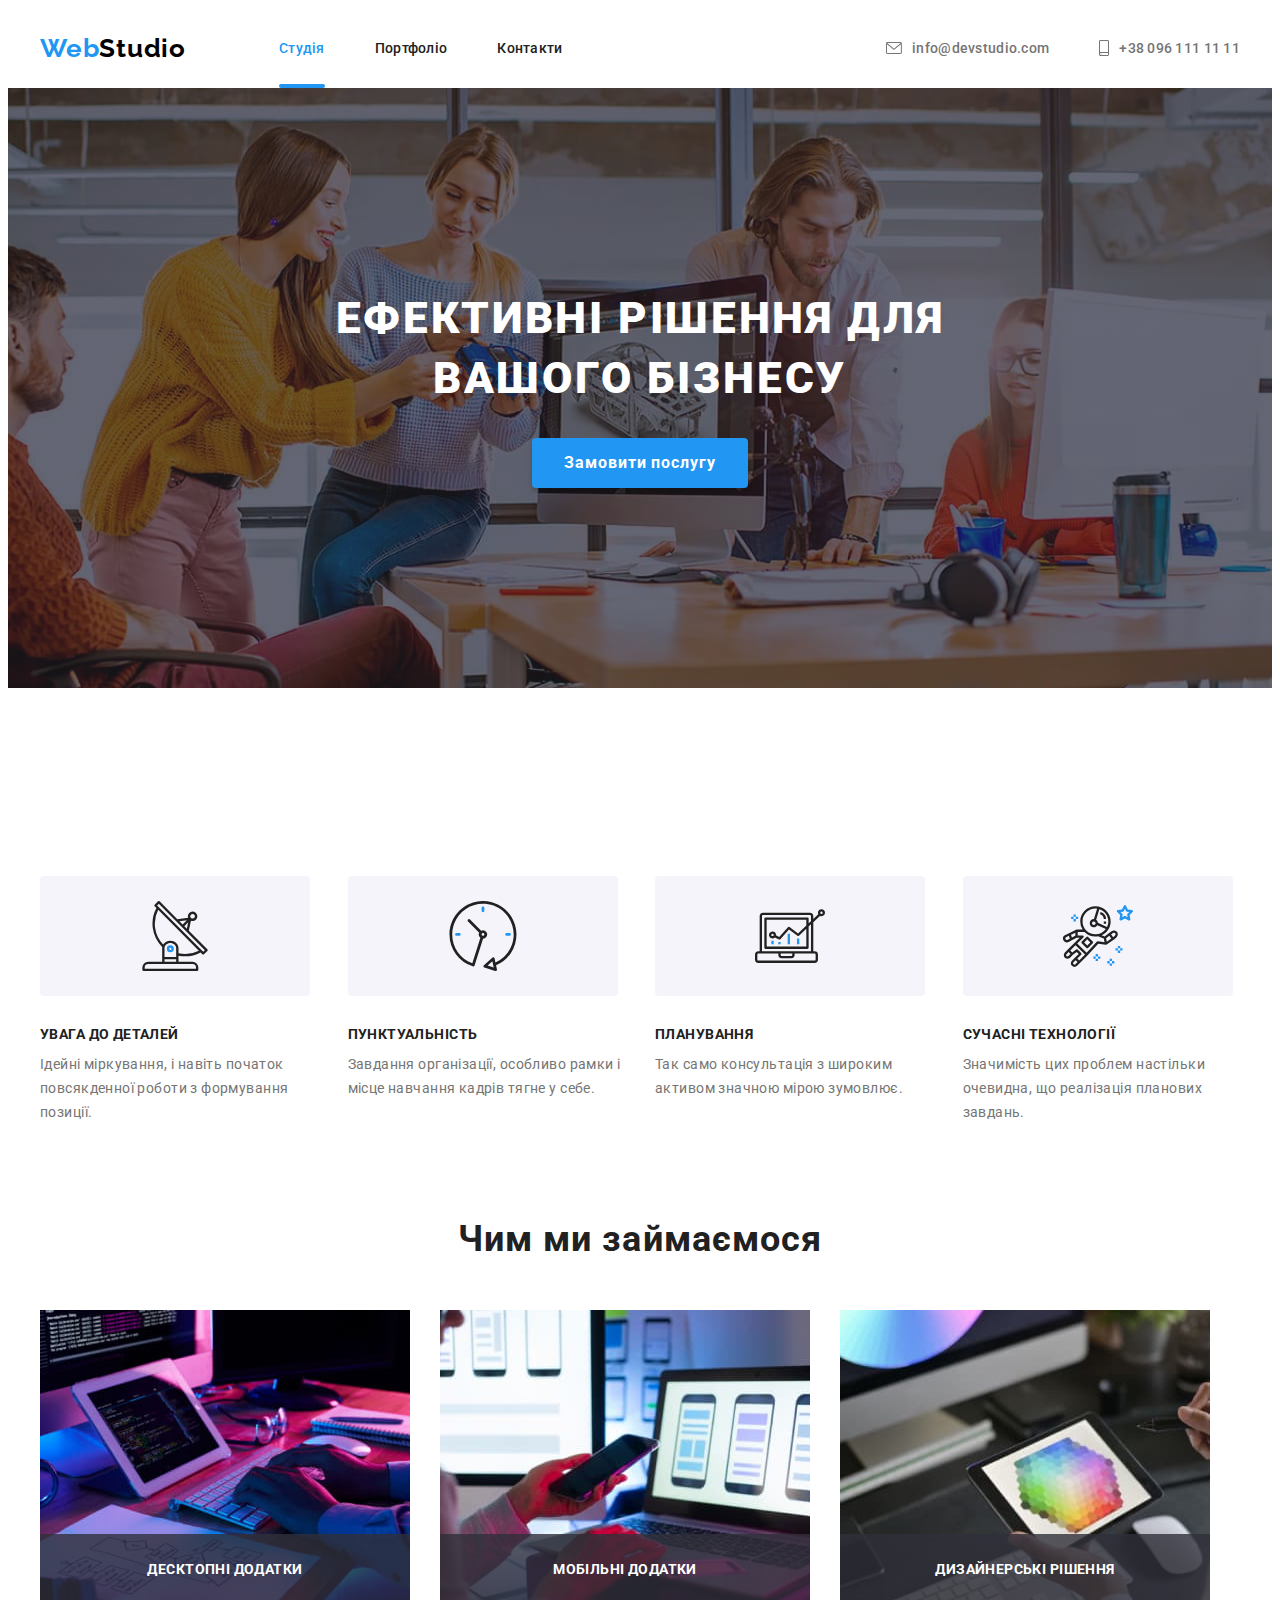
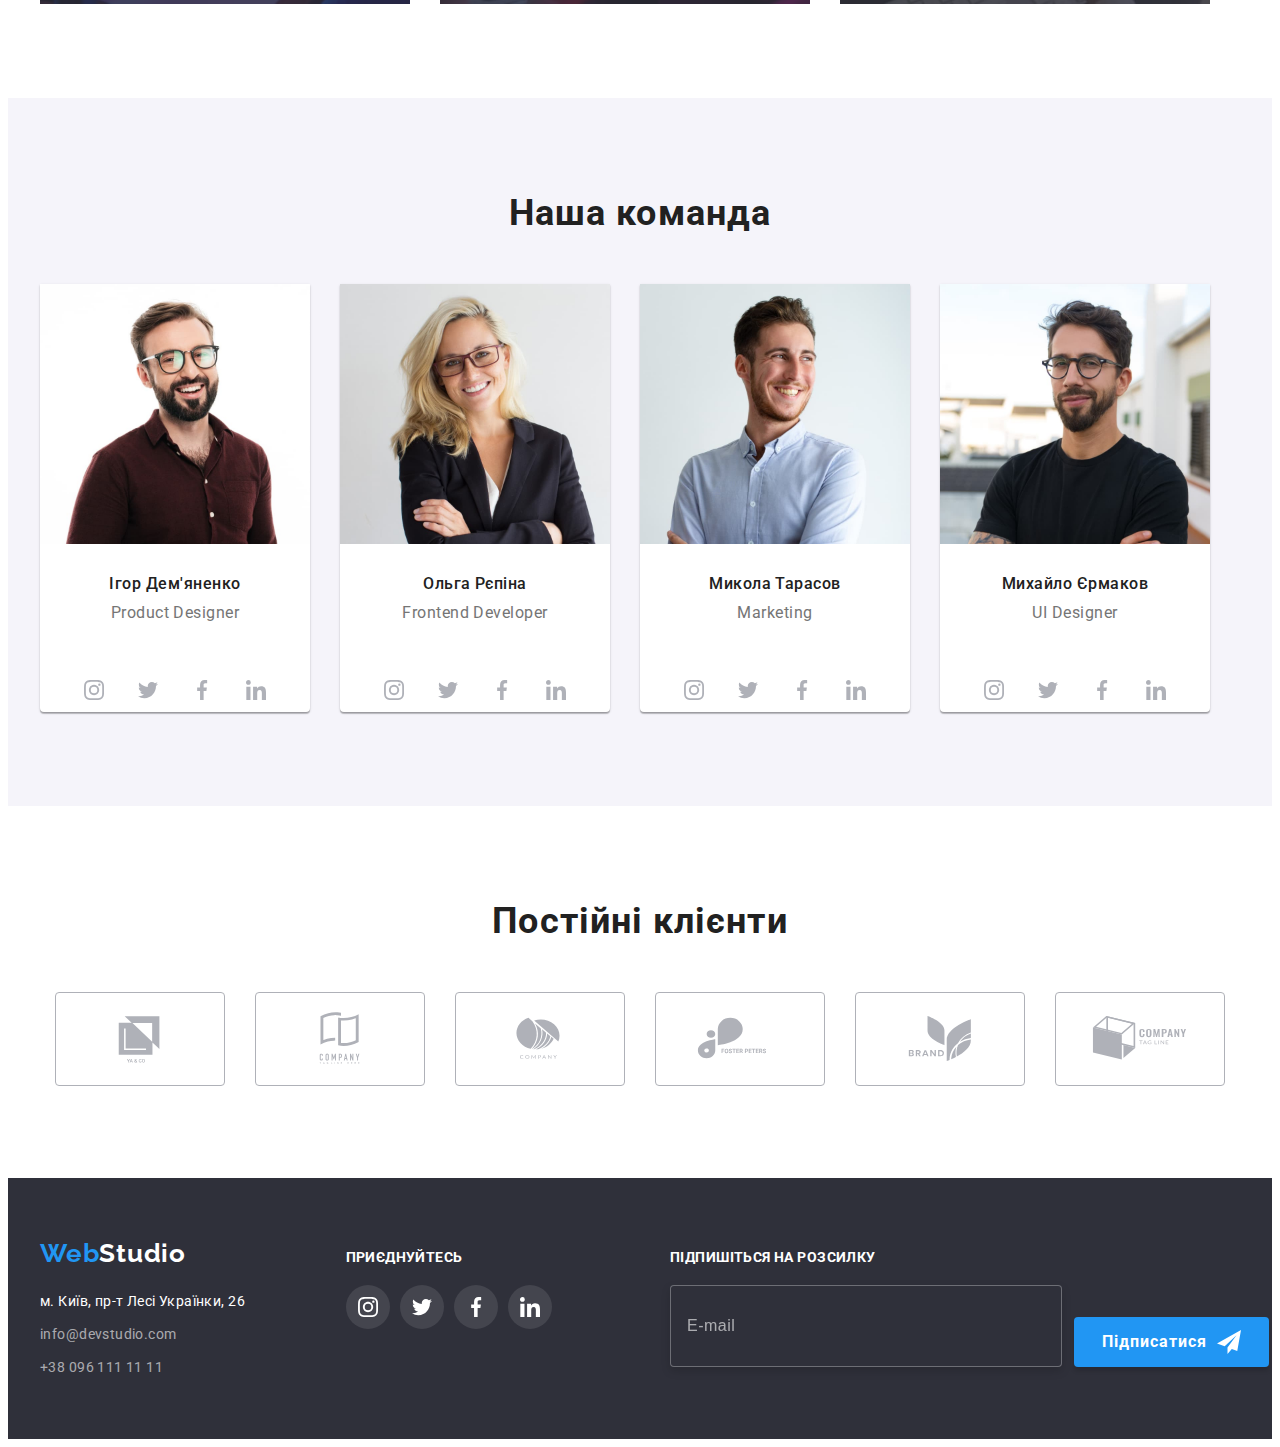
<file: index.html>
<!DOCTYPE html>
<html lang="uk">
  <head>
    <meta charset="UTF-8" />
    <meta http-equiv="X-UA-Compatible" content="IE=edge" />
    <meta name="viewport" content="width=device-width, initial-scale=1.0" />
    <title>WebStudio</title>
    <link rel="preconnect" href="https://fonts.googleapis.com" />
    <link rel="preconnect" href="https://fonts.gstatic.com" crossorigin />
    <link
      href="https://fonts.googleapis.com/css2?family=Raleway:wght@700&family=Roboto:wght@400;500;700;900&display=swap"
      rel="stylesheet"
    />
    <link
      rel="stylesheet"
      href="https://cdnjs.cloudflare.com/ajax/libs/modern-normalize/1.1.0/modern-normalize.min.css"
      integrity="sha512-wpPYUAdjBVSE4KJnH1VR1HeZfpl1ub8YT/NKx4PuQ5NmX2tKuGu6U/JRp5y+Y8XG2tV+wKQpNHVUX03MfMFn9Q=="
      crossorigin="anonymous"
      referrerpolicy="no-referrer"
    />

    <link rel="stylesheet" href="./css/main.min.css" />
  </head>
  <body>
    <header class="header">
      <div class="container">
        <a class="header__logo" href="./index.html"
          >Web<span class="header__logo--color">Studio</span></a
        >
        <nav class="nav">
          <ul class="nav__list">
            <li><a class="nav__link nav__link--current" href="./index.html">Студія</a></li>
            <li><a class="nav__link" href="./portfolio.html">Портфоліо</a></li>
            <li><a class="nav__link" href="">Контакти</a></li>
          </ul>
        </nav>
        <ul class="header-contact__list">
          <li>
            <a class="header-contact__link" href="mailto:info@devstudio.com">
              <svg class="header-icon__mail">
                <use href="./img/icons.svg#icon-envelope_main"></use></svg
              >info@devstudio.com</a
            >
          </li>

          <li>
            <a class="header-contact__link" href="tel:+380961111111">
              <svg class="header-icon__tel">
                <use href="./img/icons.svg#icon-smartphone_main"></use></svg
              >+38 096 111 11 11</a
            >
          </li>
        </ul>
      </div>
    </header>
    <main>
      <section class="hero">
        <div class="container">
          <h1 class="hero-title">
            Ефективні рішення для <br />
            вашого бізнесу
          </h1>
          <button type="button" class="hero-btn" data-modal-open>Замовити послугу</button>
        </div>
      </section>
      <section class="feature section">
        <div class="container">
          <ul class="feature__list">
            <li class="feature__item">
              <div class="feature-container__icon">
                <svg class="feature__icon">
                  <use href="./img/icons.svg#icon-antenna" width="70" heigt="70"></use>
                </svg>
              </div>
              <h3 class="features__title">УВАГА ДО ДЕТАЛЕЙ</h3>
              <p class="features__text">
                Ідейні міркування, і навіть початок повсякденної роботи з формування позиції.
              </p>
            </li>
            <li class="feature__item">
              <div class="feature-container__icon">
                <svg class="feature__icon">
                  <use href="./img/icons.svg#icon-clock" width="70" heigt="70"></use>
                </svg>
              </div>
              <h3 class="features__title">ПУНКТУАЛЬНІСТЬ</h3>
              <p class="features__text">
                Завдання організації, особливо рамки і місце навчання кадрів тягне у себе.
              </p>
            </li>
            <li class="feature__item">
              <div class="feature-container__icon">
                <svg class="feature__icon">
                  <use href="./img/icons.svg#icon-diagram" width="70" heigt="70"></use>
                </svg>
              </div>
              <h3 class="features__title">ПЛАНУВАННЯ</h3>
              <p class="features__text">
                Так само консультація з широким активом значною мірою зумовлює.
              </p>
            </li>
            <li class="feature__item">
              <div class="feature-container__icon">
                <svg class="feature__icon">
                  <use href="./img/icons.svg#icon-astronaut" width="70" heigt="70"></use>
                </svg>
              </div>
              <h3 class="features__title">СУЧАСНІ ТЕХНОЛОГІЇ</h3>
              <p class="features__text">
                Значимість цих проблем настільки очевидна, що реалізація планових завдань.
              </p>
            </li>
          </ul>
        </div>
      </section>
      <section class="section work-section">
        <div class="container">
          <h2 class="work__title">Чим ми займаємося</h2>
          <ul class="work__list">
            <li class="work__item">
              <img src="./img/img_1.jpg" alt="створення сайта" width="370" height="294" />
              <div class="work__thumb">
                <p class="work__text">Десктопні додатки</p>
              </div>
            </li>
            <li class="work__item">
              <img src="./img/img_2.jpg" alt="розробка інтерфейса" width="370" height="294" />
              <div class="work__thumb">
                <p class="work__text">Мобільні додатки</p>
              </div>
            </li>
            <li class="work__item">
              <img src="./img/img_3.jpg" alt="вебдизайн" width="370" height="294" />
              <div class="work__thumb">
                <p class="work__text">Дизайнерські рішення</p>
              </div>
            </li>
          </ul>
        </div>
      </section>
      <section class="team section">
        <div class="container">
          <h2 class="team__title">Наша команда</h2>
          <ul class="team__list">
            <li class="team__item">
              <img src="./img/img_t1.jpg" alt="Ігор Дем'яненко" width="270" height="260" />
              <div class="team__container">
                <h3 class="team__name">Ігор Дем'яненко</h3>
                <p class="team__position">Product Designer</p>
              </div>
              <div class="soc">
                <ul class="soc__list list">
                  <li class="soc__items">
                    <a href="#" class="soc__link link">
                      <svg width="20" height="20" class="soc__icons">
                        <use href="./img/icons.svg#icon-instagram"></use>
                      </svg>
                    </a>
                  </li>
                  <li class="soc__items">
                    <a href="#" class="soc__link link"
                      ><svg width="20" height="20" class="soc__icons">
                        <use href="./img/icons.svg#icon-twitter"></use></svg
                    ></a>
                  </li>
                  <li class="soc__items">
                    <a href="#" class="soc__link link"
                      ><svg width="20" height="20" class="soc__icons">
                        <use href="./img/icons.svg#icon-facebook"></use></svg
                    ></a>
                  </li>
                  <li class="soc__items">
                    <a href="#" class="soc__link link"
                      ><svg width="20" height="20" class="soc__icons">
                        <use href="./img/icons.svg#icon-linkedin"></use></svg
                    ></a>
                  </li>
                </ul>
              </div>
            </li>
            <li class="team__item">
              <img src="./img/img_t2.jpg" alt="Ольга Рєпіна" width="270" height="260" />
              <div class="team__container">
                <h3 class="team__name">Ольга Рєпіна</h3>
                <p class="team__position">Frontend Developer</p>
              </div>
              <div class="soc">
                <ul class="soc__list list">
                  <li class="soc__items">
                    <a href="#" class="soc__link link">
                      <svg width="20" height="20" class="soc__icons">
                        <use href="./img/icons.svg#icon-instagram"></use>
                      </svg>
                    </a>
                  </li>
                  <li class="soc__items">
                    <a href="#" class="soc__link link"
                      ><svg width="20" height="20" class="soc__icons">
                        <use href="./img/icons.svg#icon-twitter"></use></svg
                    ></a>
                  </li>
                  <li class="soc__items">
                    <a href="#" class="soc__link link"
                      ><svg width="20" height="20" class="soc__icons">
                        <use href="./img/icons.svg#icon-facebook"></use></svg
                    ></a>
                  </li>
                  <li class="soc__items">
                    <a href="#" class="soc__link link"
                      ><svg width="20" height="20" class="soc__icons">
                        <use href="./img/icons.svg#icon-linkedin"></use></svg
                    ></a>
                  </li>
                </ul>
              </div>
            </li>
            <li class="team__item">
              <img src="./img/img_t3.jpg" alt="Микола Тарасов" width="270" height="260" />
              <div class="team__container">
                <h3 class="team__name">Микола Тарасов</h3>
                <p class="team__position">Marketing</p>
              </div>
              <div class="soc">
                <ul class="soc__list list">
                  <li class="soc__items">
                    <a href="#" class="soc__link link">
                      <svg width="20" height="20" class="soc__icons">
                        <use href="./img/icons.svg#icon-instagram"></use>
                      </svg>
                    </a>
                  </li>
                  <li class="soc__items">
                    <a href="#" class="soc__link link"
                      ><svg width="20" height="20" class="soc__icons">
                        <use href="./img/icons.svg#icon-twitter"></use></svg
                    ></a>
                  </li>
                  <li class="soc__items">
                    <a href="#" class="soc__link link"
                      ><svg width="20" height="20" class="soc__icons">
                        <use href="./img/icons.svg#icon-facebook"></use></svg
                    ></a>
                  </li>
                  <li class="soc__items">
                    <a href="#" class="soc__link link"
                      ><svg width="20" height="20" class="soc__icons">
                        <use href="./img/icons.svg#icon-linkedin"></use></svg
                    ></a>
                  </li>
                </ul>
              </div>
            </li>
            <li class="team__item">
              <img src="./img/img_t4.jpg" alt="Михайло Єрмаков" width="270" height="260" />
              <div class="team__container">
                <h3 class="team__name">Михайло Єрмаков</h3>
                <p class="team__position">UI Designer</p>
              </div>
              <div class="soc">
                <ul class="soc__list list">
                  <li class="soc__items">
                    <a href="#" class="soc__link link">
                      <svg width="20" height="20" class="soc__icons">
                        <use href="./img/icons.svg#icon-instagram"></use>
                      </svg>
                    </a>
                  </li>
                  <li class="soc__items">
                    <a href="#" class="soc__link link"
                      ><svg width="20" height="20" class="soc__icons">
                        <use href="./img/icons.svg#icon-twitter"></use></svg
                    ></a>
                  </li>
                  <li class="soc__items">
                    <a href="#" class="soc__link link"
                      ><svg width="20" height="20" class="soc__icons">
                        <use href="./img/icons.svg#icon-facebook"></use></svg
                    ></a>
                  </li>
                  <li class="soc__items">
                    <a href="#" class="soc__link link"
                      ><svg width="20" height="20" class="soc__icons">
                        <use href="./img/icons.svg#icon-linkedin"></use></svg
                    ></a>
                  </li>
                </ul>
              </div>
            </li>
          </ul>
        </div>
      </section>
      <section class="section">
        <div class="container">
          <h2 class="clients__title">Постійні клієнти</h2>
          <ul class="clients__list list">
            <li class="clients__items">
              <a class="clients__link" href="#"
                ><svg class="clients__icon" width="106" height="60">
                  <use href="./img/icons.svg#icon-client_1m"></use></svg
              ></a>
            </li>
            <li class="clients__items">
              <a class="clients__link" href="#"
                ><svg class="clients__icon" width="106" height="60">
                  <use href="./img/icons.svg#icon-client_2m"></use></svg
              ></a>
            </li>
            <li class="clients__items">
              <a class="clients__link" href="#"
                ><svg class="clients__icon" width="106" height="60">
                  <use href="./img/icons.svg#icon-client_3m"></use></svg
              ></a>
            </li>
            <li class="clients__items">
              <a class="clients__link" href="#"
                ><svg class="clients__icon" width="106" height="60">
                  <use href="./img/icons.svg#icon-client_4m"></use></svg
              ></a>
            </li>
            <li class="clients__items">
              <a class="clients__link" href="#"
                ><svg class="clients__icon" width="106" height="60">
                  <use href="./img/icons.svg#icon-client_5m"></use></svg
              ></a>
            </li>
            <li class="clients__items">
              <a class="clients__link" href="#"
                ><svg class="clients__icon" width="106" height="60">
                  <use href="./img/icons.svg#icon-client_6m"></use></svg
              ></a>
            </li>
          </ul>
        </div>
      </section>
    </main>
    <footer class="footer">
      <div class="footer-container">
        <div>
          <a class="footer__logo" href="./index.html"
            >Web<span class="footer__logo--color">Studio</span></a
          >
          <address class="address">
            <ul>
              <li class="footer-contact__items">
                <a
                  class="footer__address"
                  href="https://goo.gl/maps/rfcF35MgmMSS5zzf7"
                  target="_blank"
                  rel="noopener noreferrer nofollow"
                  >м. Київ, пр-т Лесі Українки, 26</a
                >
              </li>
              <li class="footer-contact__items">
                <a class="footer__contact" href="mailto:info@devstudio.com">info@devstudio.com</a>
              </li>
              <li class="footer-contact__items">
                <a class="footer__contact" href="tel:+380961111111">+38 096 111 11 11</a>
              </li>
            </ul>
          </address>
        </div>
        <div class="footer-icon__container">
          <h3 class="footer-soc__text">приєднуйтесь</h3>
          <ul class="footer-soc__list list">
            <li class="footer-soc__items">
              <a href="#" class="footer-soc__link link">
                <svg width="20" height="20" class="footer-soc__icons">
                  <use href="./img/icons.svg#icon-instagram"></use>
                </svg>
              </a>
            </li>
            <li class="footer-soc__items">
              <a href="#" class="footer-soc__link link">
                <svg width="20" height="20" class="footer-soc__icons">
                  <use href="./img/icons.svg#icon-twitter"></use>
                </svg>
              </a>
            </li>
            <li class="footer-soc__items">
              <a href="#" class="footer-soc__link link">
                <svg width="20" height="20" class="footer-soc__icons">
                  <use href="./img/icons.svg#icon-facebook"></use>
                </svg>
              </a>
            </li>
            <li class="footer-soc__items">
              <a href="#" class="footer-soc__link link">
                <svg width="20" height="20" class="footer-soc__icons">
                  <use href="./img/icons.svg#icon-linkedin"></use>
                </svg>
              </a>
            </li>
          </ul>
        </div>
        <form class="subscribe-form">
          <div class="footer__form">
            <label for="email">Підпишіться на розсилку</label>
            <input
              type="email"
              name="email"
              id="email"
              placeholder="E-mail"
              class="footer__input"
            />
          </div>
          <button type="submit" class="footer-sub__btn">
            Підписатися
            <svg class="subscribe__icon" width="24" height="24">
              <use href="./img/icons.svg#icon-send"></use>
            </svg>
          </button>
        </form>
      </div>
    </footer>
    <div class="backdrop is-hidden" data-modal>
      <div class="modal">
        <!-- <button type="button" class="modal-btn">
          <svg width="18" height="18" class="modal-icon-close">
            <use href="./img/icons.svg#icon-but-exit"></use>
          </svg>
        </button> -->
        <button type="button" class="modal__btn" data-modal-close>
          <svg width="18" height="18" class="modal-icon__close">
            <use href="./img/icons.svg#icon-but-exit"></use>
          </svg>
        </button>
        <p class="modal__heading">Залиште свої дані, ми вам передзвонимо</p>
        <form>
          <div class="modal-input__group">
            <label for="name">Ім'я</label>
            <div class="modal-input__wrapper">
              <input type="text" class="modal__input" name="name" id="name" />
              <svg class="modal-input__icon" width="18" height="18">
                <use href="./img/icons.svg#icon-person"></use>
              </svg>
            </div>
          </div>

          <div class="modal-input__group">
            <label for="tel">Телефон</label>
            <div class="modal-input__wrapper">
              <input
                type="tel"
                class="modal__input"
                name="tel"
                id="tel"
                pattern="[\+]\d{2}\s[\(]\d{3}[\)]\s\d{3}[\-]\d{2}[\-]\d{2}"
              />
              <svg class="modal-input__icon" width="18" height="18">
                <use href="./img/icons.svg#icon-phones"></use>
              </svg>
            </div>
          </div>
          <div class="modal-input__group">
            <label for="email">Пошта</label>
            <div class="modal-input__wrapper">
              <input type="email" class="modal__input" name="email" id="email" />
              <svg class="modal-input__icon" width="18" height="18">
                <use href="./img/icons.svg#icon-email"></use>
              </svg>
            </div>
          </div>
          <div class="modal-input__group modal__textarea">
            <label for="comment">Коментар</label>
            <textarea
              name="comment"
              id="comment"
              class="modal__text"
              placeholder="Введіть текст"
            ></textarea>
          </div>
          <div class="modal__checkbox">
            <input
              type="checkbox"
              name="politic"
              id="politic"
              class="modal-politic__check visually-hidden"
            />
            <label for="politic" class="modal-politic__label"
              ><span class="modal-politic__check2">
                <svg width="11" height="8">
                  <use href="./img/icons.svg#icon-cheked"></use>
                </svg>
              </span>
              <p class="modal-politic__text">
                Погоджуюся з розсилкою та приймаю
                <a href="#" class="modal-politic__link">Умови договору</a>
              </p>
            </label>
          </div>
          <div class="modal-submit__btn">
            <button type="submit" class="modal__button">Відправити</button>
          </div>
        </form>
      </div>
    </div>
    <script src="./js/modal.js"></script>
  </body>
</html>
</file>
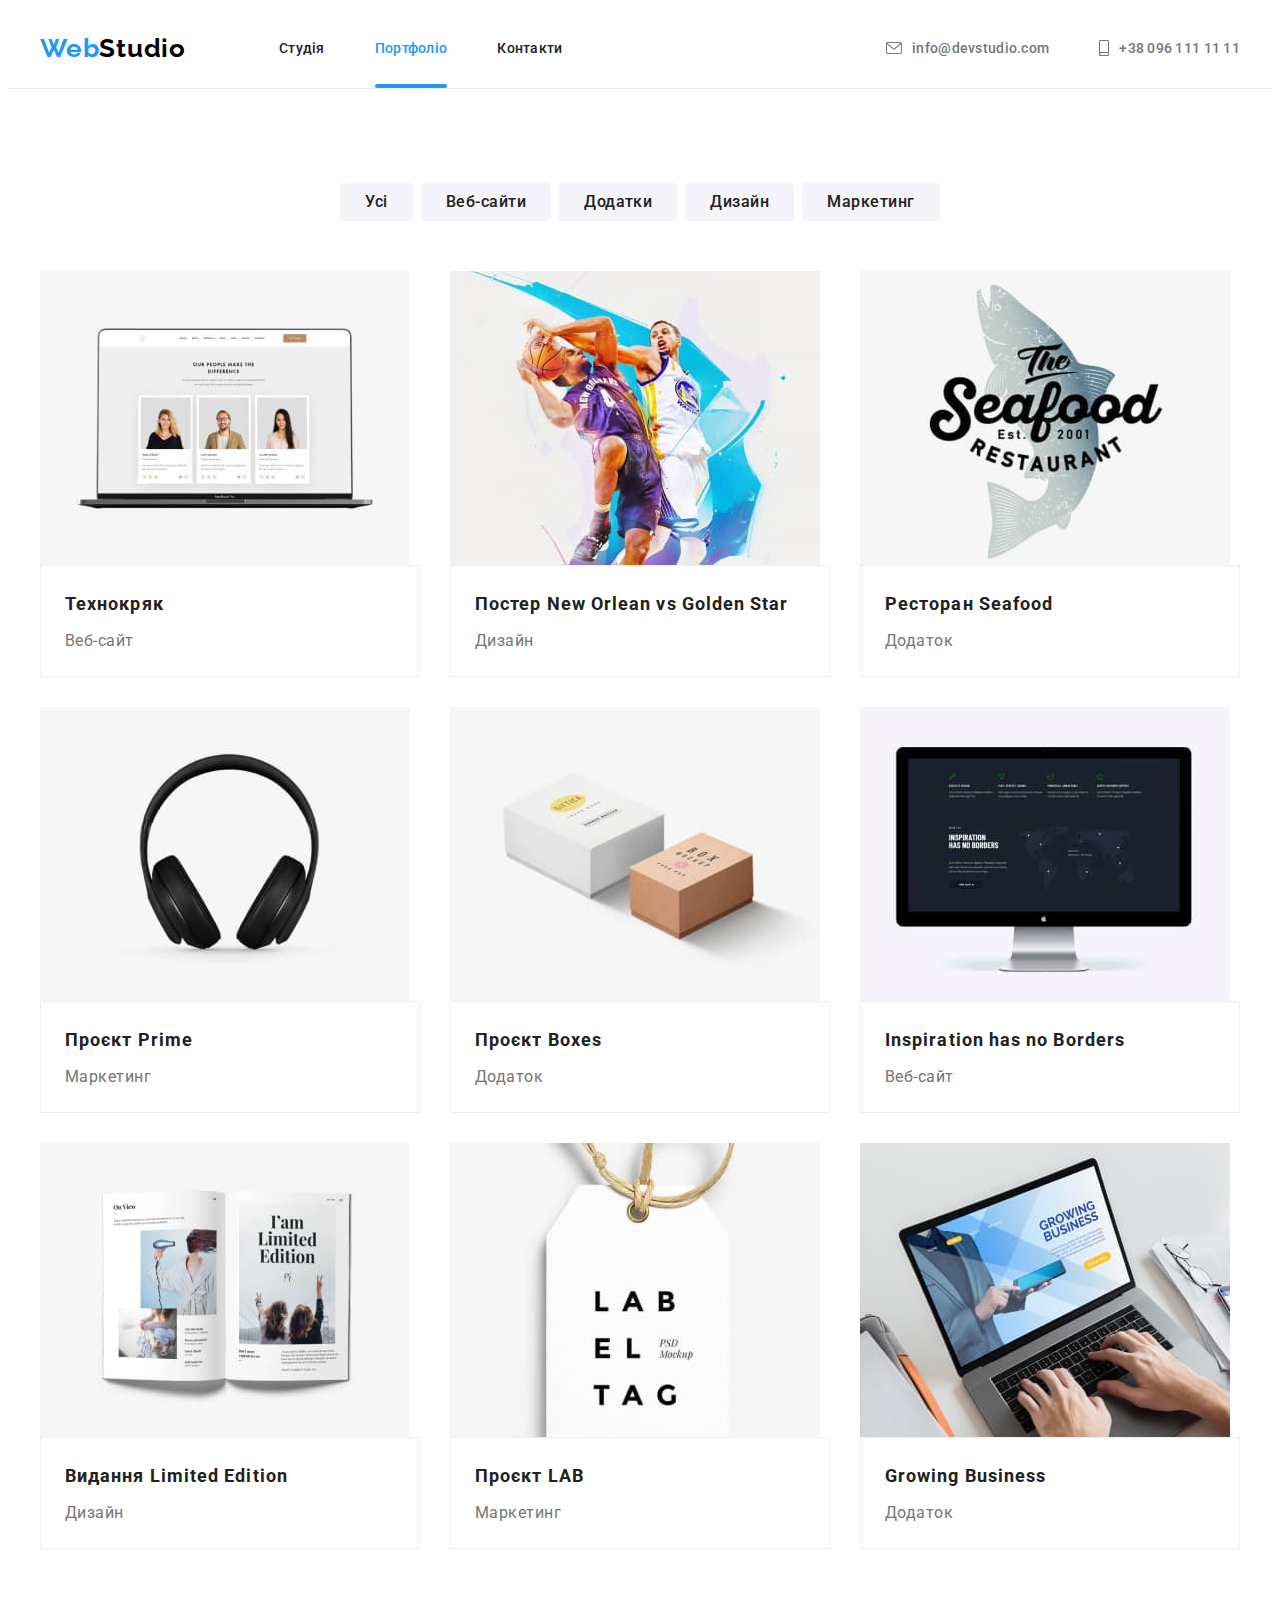
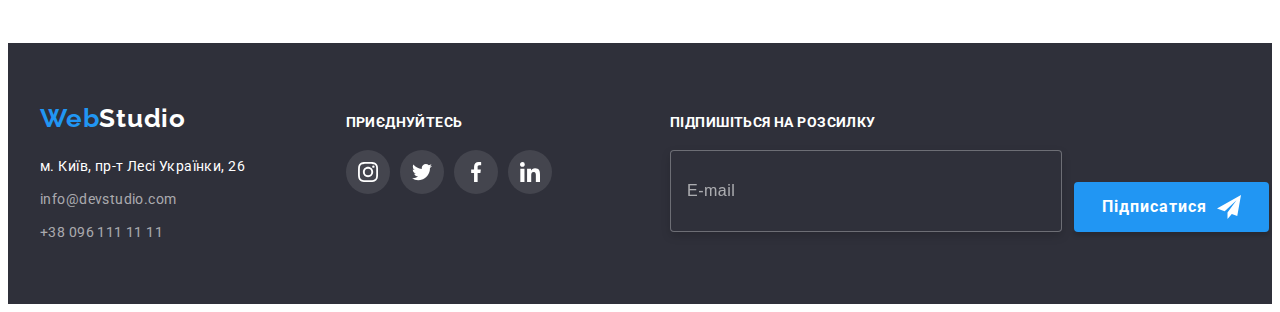
<file: portfolio.html>
<!DOCTYPE html>
<html lang="uk">
  <head>
    <meta charset="UTF-8" />
    <meta http-equiv="X-UA-Compatible" content="IE=edge" />
    <meta name="viewport" content="width=device-width, initial-scale=1.0" />
    <title>WebStudio</title>
    <link rel="preconnect" href="https://fonts.googleapis.com" />
    <link rel="preconnect" href="https://fonts.gstatic.com" crossorigin />
    <link
      href="https://fonts.googleapis.com/css2?family=Raleway:wght@700&family=Roboto:wght@400;500;700;900&display=swap"
      rel="stylesheet"
    />
    <link
      rel="stylesheet"
      href="https://cdnjs.cloudflare.com/ajax/libs/modern-normalize/1.1.0/modern-normalize.min.css"
      integrity="sha512-wpPYUAdjBVSE4KJnH1VR1HeZfpl1ub8YT/NKx4PuQ5NmX2tKuGu6U/JRp5y+Y8XG2tV+wKQpNHVUX03MfMFn9Q=="
      crossorigin="anonymous"
      referrerpolicy="no-referrer"
    />
    <link rel="stylesheet" href="./css/main.min.css" />
  </head>
  <body>
    <header class="header header__border">
      <div class="container">
        <a class="header__logo" href="./index.html"
          >Web<span class="header__logo--color">Studio</span></a
        >
        <nav class="nav">
          <ul class="nav__list">
            <li><a class="nav__link" href="./index.html">Студія</a></li>
            <li><a class="nav__link nav__link--current" href="./portfolio.html">Портфоліо</a></li>
            <li><a class="nav__link" href="">Контакти</a></li>
          </ul>
        </nav>
        <ul class="header-contact__list">
          <li>
            <a class="header-contact__link" href="mailto:info@devstudio.com">
              <svg class="header-icon__mail">
                <use href="./img/icons.svg#icon-envelope_main"></use></svg
              >info@devstudio.com</a
            >
          </li>

          <li>
            <a class="header-contact__link" href="tel:+380961111111">
              <svg class="header-icon__tel">
                <use href="./img/icons.svg#icon-smartphone_main"></use></svg
              >+38 096 111 11 11</a
            >
          </li>
        </ul>
      </div>
    </header>
    <main>
      <section class="portfolio section">
        <div class="container">
          <h1 class="visually-hidden">porfolio</h1>
          <ul class="portfolio-btn__list">
            <li><button type="button" class="portfolio__btn">Усі</button></li>
            <li><button type="button" class="portfolio__btn">Веб-сайти</button></li>
            <li><button type="button" class="portfolio__btn">Додатки</button></li>
            <li><button type="button" class="portfolio__btn">Дизайн</button></li>
            <li><button type="button" class="portfolio__btn">Маркетинг</button></li>
          </ul>
          <ul class="portfolio-card__list">
            <li class="portfolio-card__item">
              <a class="portfolio-card__link" href="#">
                <div class="portfolio-card__thumb">
                  <img src="./img/img_tehnokriak.jpg" alt="ноутбук" width="370" height="294" />
                  <div class="porfolio-card__overlay">
                    <p class="porfolio-card__overlay__text">
                      Ресурс пропонує комплексні пропозиції з різним рівнем функціоналу та сервісів.
                      Все це дозволить відвідувачу отримати вичерпні відомості про компанію чи
                      приватну особу.
                    </p>
                  </div>
                </div>
                <div class="porfolio-card__title__descr">
                  <h2 class="portfolio-card__title">Технокряк</h2>
                  <p class="portfolio-card__text">Веб-сайт</p>
                </div>
              </a>
            </li>
            <li class="portfolio-card__item">
              <a class="portfolio-card__link" href="#">
                <div class="portfolio-card__thumb">
                  <img src="./img/img_baskball.jpg" alt="баскетбол" width="370" height="294" />
                  <div class="porfolio-card__overlay">
                    <p class="porfolio-card__overlay__text">
                      Ресурс пропонує комплексні пропозиції з різним рівнем функціоналу та сервісів.
                      Все це дозволить відвідувачу отримати вичерпні відомості про компанію чи
                      приватну особу.
                    </p>
                  </div>
                </div>
                <div class="porfolio-card__title__descr">
                  <h2 class="portfolio-card__title">Постер New Orlean vs Golden Star</h2>
                  <p class="portfolio-card__text">Дизайн</p>
                </div>
              </a>
            </li>
            <li class="portfolio-card__item">
              <a class="portfolio-card__link" href="#">
                <div class="portfolio-card__thumb">
                  <img src="./img/img_restoran.jpg" alt="ресторан" width="370" height="294" />
                  <div class="porfolio-card__overlay">
                    <p class="porfolio-card__overlay__text">
                      Ресурс пропонує комплексні пропозиції з різним рівнем функціоналу та сервісів.
                      Все це дозволить відвідувачу отримати вичерпні відомості про компанію чи
                      приватну особу.
                    </p>
                  </div>
                </div>
                <div class="porfolio-card__title__descr">
                  <h2 class="portfolio-card__title">Ресторан Seafood</h2>
                  <p class="portfolio-card__text">Додаток</p>
                </div>
              </a>
            </li>
            <li class="portfolio-card__item">
              <a class="portfolio-card__link" href="#">
                <div class="portfolio-card__thumb">
                  <img src="./img/img_headsp.jpg" alt="навушники" width="370" height="294" />
                  <div class="porfolio-card__overlay">
                    <p class="porfolio-card__overlay__text">
                      Ресурс пропонує комплексні пропозиції з різним рівнем функціоналу та сервісів.
                      Все це дозволить відвідувачу отримати вичерпні відомості про компанію чи
                      приватну особу.
                    </p>
                  </div>
                </div>
                <div class="porfolio-card__title__descr">
                  <h2 class="portfolio-card__title">Проєкт Prime</h2>
                  <p class="portfolio-card__text">Маркетинг</p>
                </div>
              </a>
            </li>
            <li class="portfolio-card__item">
              <a class="portfolio-card__link" href="#">
                <div class="portfolio-card__thumb">
                  <img src="./img/img_box.jpg" alt="коробки" width="370" height="294" />
                  <div class="porfolio-card__overlay">
                    <p class="porfolio-card__overlay__text">
                      Ресурс пропонує комплексні пропозиції з різним рівнем функціоналу та сервісів.
                      Все це дозволить відвідувачу отримати вичерпні відомості про компанію чи
                      приватну особу.
                    </p>
                  </div>
                </div>
                <div class="porfolio-card__title__descr">
                  <h2 class="portfolio-card__title">Проєкт Boxes</h2>
                  <p class="portfolio-card__text">Додаток</p>
                </div>
              </a>
            </li>
            <li class="portfolio-card__item">
              <a class="portfolio-card__link" href="#">
                <div class="portfolio-card__thumb">
                  <img src="./img/img_comp.jpg" alt="комп'ютер" width="370" height="294" />
                  <div class="porfolio-card__overlay">
                    <p class="porfolio-card__overlay__text">
                      Ресурс пропонує комплексні пропозиції з різним рівнем функціоналу та сервісів.
                      Все це дозволить відвідувачу отримати вичерпні відомості про компанію чи
                      приватну особу.
                    </p>
                  </div>
                </div>
                <div class="porfolio-card__title__descr">
                  <h2 class="portfolio-card__title">Inspiration has no Borders</h2>
                  <p class="portfolio-card__text">Веб-сайт</p>
                </div>
              </a>
            </li>
            <li class="portfolio-card__item">
              <a class="portfolio-card__link" href="#">
                <div class="portfolio-card__thumb">
                  <img src="./img/img_newspaper.jpg" alt="журнал" width="370" height="294" />
                  <div class="porfolio-card__overlay">
                    <p class="porfolio-card__overlay__text">
                      Ресурс пропонує комплексні пропозиції з різним рівнем функціоналу та сервісів.
                      Все це дозволить відвідувачу отримати вичерпні відомості про компанію чи
                      приватну особу.
                    </p>
                  </div>
                </div>
                <div class="porfolio-card__title__descr">
                  <h2 class="portfolio-card__title">Видання Limited Edition</h2>
                  <p class="portfolio-card__text">Дизайн</p>
                </div>
              </a>
            </li>
            <li class="portfolio-card__item">
              <a class="portfolio-card__link" href="#">
                <div class="portfolio-card__thumb">
                  <img src="./img/img_labproject.jpg" alt="емблема" width="370" height="294" />
                  <div class="porfolio-card__overlay">
                    <p class="porfolio-card__overlay__text">
                      Ресурс пропонує комплексні пропозиції з різним рівнем функціоналу та сервісів.
                      Все це дозволить відвідувачу отримати вичерпні відомості про компанію чи
                      приватну особу.
                    </p>
                  </div>
                </div>
                <div class="porfolio-card__title__descr">
                  <h2 class="portfolio-card__title">Проєкт LAB</h2>
                  <p class="portfolio-card__text">Маркетинг</p>
                </div>
              </a>
            </li>
            <li class="portfolio-card__item">
              <a class="portfolio-card__link" href="#">
                <div class="portfolio-card__thumb">
                  <img
                    src="./img/img_growbus.jpg"
                    alt="робота за ноутбуком"
                    width="370"
                    height="294"
                  />
                  <div class="porfolio-card__overlay">
                    <p class="porfolio-card__overlay__text">
                      Ресурс пропонує комплексні пропозиції з різним рівнем функціоналу та сервісів.
                      Все це дозволить відвідувачу отримати вичерпні відомості про компанію чи
                      приватну особу.
                    </p>
                  </div>
                </div>
                <div class="porfolio-card__title__descr">
                  <h2 class="portfolio-card__title">Growing Business</h2>
                  <p class="portfolio-card__text">Додаток</p>
                </div>
              </a>
            </li>
          </ul>
        </div>
      </section>
    </main>
    <footer class="footer">
      <div class="footer-container">
        <div>
          <a class="footer__logo" href="./index.html"
            >Web<span class="footer__logo--color">Studio</span></a
          >
          <address class="address">
            <ul>
              <li class="footer-contact__items">
                <a
                  class="footer__address"
                  href="https://goo.gl/maps/rfcF35MgmMSS5zzf7"
                  target="_blank"
                  rel="noopener noreferrer nofollow"
                  >м. Київ, пр-т Лесі Українки, 26</a
                >
              </li>
              <li class="footer-contact__items">
                <a class="footer__contact" href="mailto:info@devstudio.com">info@devstudio.com</a>
              </li>
              <li class="footer-contact__items">
                <a class="footer__contact" href="tel:+380961111111">+38 096 111 11 11</a>
              </li>
            </ul>
          </address>
        </div>
        <div class="footer-icon__container">
          <h3 class="footer-soc__text">приєднуйтесь</h3>
          <ul class="footer-soc__list list">
            <li class="footer-soc__items">
              <a href="#" class="footer-soc__link link">
                <svg width="20" height="20" class="footer-soc__icons">
                  <use href="./img/icons.svg#icon-instagram"></use>
                </svg>
              </a>
            </li>
            <li class="footer-soc__items">
              <a href="#" class="footer-soc__link link">
                <svg width="20" height="20" class="footer-soc__icons">
                  <use href="./img/icons.svg#icon-twitter"></use>
                </svg>
              </a>
            </li>
            <li class="footer-soc__items">
              <a href="#" class="footer-soc__link link">
                <svg width="20" height="20" class="footer-soc__icons">
                  <use href="./img/icons.svg#icon-facebook"></use>
                </svg>
              </a>
            </li>
            <li class="footer-soc__items">
              <a href="#" class="footer-soc__link link">
                <svg width="20" height="20" class="footer-soc__icons">
                  <use href="./img/icons.svg#icon-linkedin"></use>
                </svg>
              </a>
            </li>
          </ul>
        </div>
        <form class="subscribe-form">
          <div class="footer__form">
            <label for="email">Підпишіться на розсилку</label>
            <input
              type="email"
              name="email"
              id="email"
              placeholder="E-mail"
              class="footer__input"
            />
          </div>
          <button type="submit" class="footer-sub__btn">
            Підписатися
            <svg class="subscribe__icon" width="24" height="24">
              <use href="./img/icons.svg#icon-send"></use>
            </svg>
          </button>
        </form>
      </div>
    </footer>
  </body>
</html>
</file>
<file: css/main.min.css>
h1,h2,h3,p,ul{margin:0;padding:0}ul{list-style:none}body{font-family:"Roboto",sans-serif;color:#212121;background-color:#fff}img{display:block;max-width:100%;height:auto}.logo,.footer__logo,.header__logo{font-family:"Raleway",sans-serif;font-weight:700;font-size:26px;line-height:1.1923076923;letter-spacing:.03em;color:#2196f3;text-decoration:none}.container{width:1200px;margin:0 auto;padding:0 15px}.section{padding-top:94px;padding-bottom:94px}.visually-hidden{position:absolute;width:1px;height:1px;margin:-1px;border:0;padding:0;white-space:nowrap;-webkit-clip-path:inset(100%);clip-path:inset(100%);clip:rect(0 0 0 0);overflow:hidden;opacity:0}.btn,.modal__button,.footer-sub__btn,.hero-btn{font-family:"Roboto",sans-serif;font-weight:700;font-size:16px;line-height:1.875;letter-spacing:.06em;color:#fff;background-color:#2196f3;cursor:pointer;border:none;box-shadow:0px 4px 4px rgba(0,0,0,.15);border-radius:4px;transition:background-color 250ms cubic-bezier(0.4, 0, 0.2, 1)}.header__border{border-bottom:1px solid #ececec}.header .container{display:flex;align-items:center}.nav{margin-left:93px}.nav__list{display:flex;align-items:center;gap:50px}.header-contact__list{display:flex;align-items:center;margin-left:auto;gap:50px}.header__logo--color{color:#000}.nav__link,.header-contact__link{display:flex;justify-content:center;align-items:center;padding:32px 0;font-weight:500;font-size:14px;line-height:1.1428571429;letter-spacing:.02em;color:#212121;text-decoration:none;transition:color 250ms cubic-bezier(0.4, 0, 0.2, 1)}.nav__link--current{color:#2196f3;position:relative}.nav__link--current::after{content:"";display:block;position:absolute;bottom:0;left:0;width:100%;height:4px;background-color:#2196f3;border-radius:2px}.header-contact__link{color:#757575}.header-contact__link:focus,.header-contact__link:hover,.nav__link:hover,.nav__link:focus{color:#2196f3}.header-icon__mail{width:16px;height:12px;fill:currentColor;margin-right:10px}.header-icon__tel{width:10px;height:16px;fill:currentColor;margin-right:10px}.hero{background-color:#c4c4c4;padding-top:200px;padding-bottom:200px;text-align:center;background-image:linear-gradient(rgba(47, 48, 58, 0.4), rgba(47, 48, 58, 0.4)),url("../img/hero-bg.jpg");background-repeat:no-repeat;background-size:cover;background-position:center;max-width:1600px;margin:0 auto;margin-bottom:94px}.hero-title{margin-bottom:30px;font-weight:900;font-size:44px;line-height:1.3636363636;letter-spacing:.06em;text-transform:uppercase;color:#fff}.hero-btn{padding:10px 32px}.hero-btn:focus,.hero-btn:hover{background-color:#188ce8}.feature__list{display:flex;gap:30px}.feature__item{flex-basis:calc((100% - 90px)/4)}.feature-container__icon{display:flex;justify-content:center;align-items:center;width:270px;height:120px;background:#f5f4fa;border-radius:4px;margin-bottom:30px}.feature__icon{width:70px;height:70px}.features__title{font-weight:700;font-size:14px;line-height:1.1428571429;letter-spacing:.03em;text-transform:uppercase;margin-bottom:10px}.features__text{font-size:14px;line-height:1.7142857143;letter-spacing:.03em;color:#757575}.work-section{padding-top:0}.work__title{margin-bottom:50px;font-weight:700;font-size:36px;line-height:1.1666666667;text-align:center;letter-spacing:.03em}.work__list{display:flex;gap:30px}.work__item{position:relative}.work__thumb{display:flex;align-items:center;justify-content:center;position:absolute;width:370px;height:70px;bottom:0;left:0;background-color:rgba(47,48,58,.8)}.work__text{font-weight:700;font-size:14px;line-height:1.1428571429;letter-spacing:.03em;text-transform:uppercase;color:#fff}.team{background-color:#f5f4fa}.team__title{margin-bottom:50px;font-weight:700;font-size:36px;line-height:1.1666666667;text-align:center;letter-spacing:.03em}.team__list{display:flex;gap:30px}.team__item{background-color:#fff;text-align:center;width:270px;height:428px;box-shadow:0px 1px 3px rgba(0,0,0,.12),0px 1px 1px rgba(0,0,0,.14),0px 2px 1px rgba(0,0,0,.2);border-radius:0px 0px 4px 4px}.team__container{padding:30px 0}.team__name{margin-bottom:10px;font-weight:500;font-size:16px;line-height:1.1875;letter-spacing:.03em}.team__position{margin-bottom:16px;font-size:16px;line-height:1.1875;letter-spacing:.03em;color:#757575}.soc{display:flex;align-items:center;justify-content:center;width:206px;height:44px;margin:0 auto;padding-bottom:30px}.soc__list{display:flex;justify-content:center;align-items:center}.soc__icons{fill:currentColor}.soc__items{width:44px;height:44px}.soc__items:not(:last-child){margin-right:10px}.soc__link{display:flex;justify-content:center;align-items:center;width:100%;height:100%;background-color:#fff;border-radius:50%;color:#afb1b8;transition:color 250ms cubic-bezier(0.4, 0, 0.2, 1),background-color 250ms cubic-bezier(0.4, 0, 0.2, 1)}.soc__link:hover,.soc__link:focus{background-color:#2196f3;color:#fff}.clients__title{margin-bottom:50px;font-weight:700;font-size:36px;line-height:1.1666666667;text-align:center;letter-spacing:.03em}.clients__list{display:flex;justify-content:center;align-items:center;gap:30px}.clients__items{display:flex;width:170px;height:92px}.clients__link{display:flex;justify-content:center;align-items:center;width:100%;height:100%;border:1px solid #afb1b8;border-radius:4px;color:#afb1b8;transition:color 250ms cubic-bezier(0.4, 0, 0.2, 1),border-color 250ms cubic-bezier(0.4, 0, 0.2, 1)}.clients__link:hover,.clients__link:focus{color:#2196f3;border-color:#2196f3}.clients__icon{fill:currentColor}.footer{background-color:#2f303a;padding:60px 0}.footer-container{display:flex;align-items:baseline;justify-content:space-between;width:1200px;margin:0 auto;padding:0 15px}.footer__logo--color{color:#fff}.address{font-style:normal;margin-top:20px}.footer-contact__items:not(:last-child){margin-bottom:9px}.footer__address,.footer__contact{font-weight:400;font-size:14px;line-height:1.7142857143;letter-spacing:.03em;text-decoration:none;color:#fff;transition:color 250ms cubic-bezier(0.4, 0, 0.2, 1)}.footer__address .footer__contact:last-child,.footer__contact .footer__contact:last-child{margin-bottom:0}.footer__address:hover,.footer__address:focus,.footer__contact:hover,.footer__contact:focus{color:#2196f3}.footer__contact{color:rgba(255,255,255,.6)}.footer-icon__container{margin-left:75px}.footer-soc__text{align-items:center;justify-content:center;font-family:"Roboto";font-weight:700;font-size:14px;margin-bottom:20px;line-height:1.1428571429;letter-spacing:.03em;text-transform:uppercase;color:#fff}.footer-soc__list{display:flex;align-items:center;justify-content:center}.footer-soc__items{width:44px;height:44px}.footer-soc__items:not(:last-child){margin-right:10px}.footer-soc__link{display:flex;justify-content:center;align-items:center;width:100%;height:100%;background-color:rgba(255,255,255,.1);color:#fff;border-radius:50%;transition:color 250ms cubic-bezier(0.4, 0, 0.2, 1),background-color 250ms cubic-bezier(0.4, 0, 0.2, 1)}.footer-soc__link:hover,.footer-soc__link:focus{background-color:#2196f3;color:#fff}.footer-soc__icons{fill:currentColor}.subscribe-form{display:flex;align-items:flex-end;margin-left:93px;width:570px;height:86px}.footer__form{display:flex;flex-direction:column}.footer__form label{margin-bottom:20px;font-weight:700;font-size:14px;line-height:1.1428571429;letter-spacing:.03em;text-transform:uppercase;color:#fff}.footer__form input{padding:15px 16px;width:358px;height:50px;border:1px solid rgba(255,255,255,.3);filter:drop-shadow(0px 4px 4px rgba(0, 0, 0, 0.15));border-radius:4px;background-color:#2f303a;outline:none;color:#fff}.footer__form input::-moz-placeholder{font-size:16px;line-height:1.25;display:flex;align-items:center;letter-spacing:.03em;color:rgba(255,255,255,.6)}.footer__form input:-ms-input-placeholder{font-size:16px;line-height:1.25;display:flex;align-items:center;letter-spacing:.03em;color:rgba(255,255,255,.6)}.footer__form input::placeholder{font-size:16px;line-height:1.25;display:flex;align-items:center;letter-spacing:.03em;color:rgba(255,255,255,.6)}.footer-sub__btn{margin-left:12px;padding:10px 28px;display:flex;align-items:center}.footer-sub__btn:hover,.footer-sub__btn:focus{background-color:#188ce8}.subscribe__icon{fill:#fff;margin-left:10px}.portfolio-btn__list{margin-bottom:50px;display:flex;justify-content:center;gap:8px}.portfolio__btn{padding:6px 25px;font-family:"Roboto";font-weight:500;font-size:16px;line-height:26px;letter-spacing:.03em;background-color:#f5f4fa;color:#212121;border:none;cursor:pointer;border-radius:4px;transition:color 250ms cubic-bezier(0.4, 0, 0.2, 1),background-color 250ms cubic-bezier(0.4, 0, 0.2, 1),box-shadow 250ms cubic-bezier(0.4, 0, 0.2, 1)}.portfolio__btn:hover,.portfolio__btn:focus{background-color:#2196f3;color:#fff;box-shadow:0px 3px 1px rgba(0,0,0,.1),0px 1px 2px rgba(0,0,0,.08),0px 2px 2px rgba(0,0,0,.12)}.portfolio-card__list{display:flex;flex-wrap:wrap;gap:30px}.portfolio-card__item{flex-basis:calc((100% - 60px)/3)}.portfolio-card__link{display:block;text-decoration:none;transition:box-shadow 250ms cubic-bezier(0.4, 0, 0.2, 1)}.portfolio-card__link:hover,.portfolio-card__link:focus{box-shadow:0px 1px 1px rgba(0,0,0,.12),0px 4px 4px rgba(0,0,0,.06),1px 4px 6px rgba(0,0,0,.16)}.portfolio-card__link:hover .porfolio-card__overlay,.portfolio-card__link:focus .porfolio-card__overlay{transform:translateY(0)}.portfolio-card__thumb{position:relative;overflow:hidden}.porfolio-card__overlay{position:absolute;width:100%;height:100%;padding:63px 24px;bottom:0;left:0;background-color:rgba(33,150,243,.9);transform:translateY(101%);transition:transform 250ms cubic-bezier(0.4, 0, 0.2, 1)}.porfolio-card__overlay__text{font-size:18px;line-height:1.5555555556;letter-spacing:.03em;color:#fff}.porfolio-card__title__descr{border:1px solid #eee;padding:20px 24px}.portfolio-card__title{margin-bottom:4px;font-weight:700;font-size:18px;line-height:2;letter-spacing:.06em;color:#212121}.portfolio-card__text{font-size:16px;line-height:1.875;letter-spacing:.03em;color:#757575}.backdrop{position:fixed;width:100%;height:100%;top:0;left:0;background-color:rgba(0,0,0,.2);transition:opacity 250ms cubic-bezier(0.4, 0, 0.2, 1),visibility 250ms cubic-bezier(0.4, 0, 0.2, 1)}.backdrop.is-hidden{opacity:0;visibility:hidden;pointer-events:none}.backdrop.is-hidden .modal{transform:translate(100%)}.modal{position:absolute;padding:40px;width:528px;height:581px;top:50%;left:50%;border-radius:4px;transform:translate(-50%, -50%);background-color:#fff;transition:transform 250ms cubic-bezier(0.4, 0, 0.2, 1)}.modal__btn{position:absolute;top:8px;right:8px;display:flex;justify-content:center;align-items:center;width:30px;height:30px;border:1px solid rgba(0,0,0,.1);border-radius:50%;cursor:pointer;background-color:rgba(0,0,0,0);transition:color 250ms cubic-bezier(0.4, 0, 0.2, 1),border-color 250ms cubic-bezier(0.4, 0, 0.2, 1)}.modal__btn:hover,.modal__btn:focus{color:#2196f3;border-color:#2196f3}.modal-icon__close{fill:currentColor}.modal__heading{font-weight:700;font-size:20px;line-height:1.15;text-align:center;letter-spacing:.03em;margin-bottom:12px}.modal__input{width:100%;height:40px;border:1px solid rgba(33,33,33,.2);border-radius:4px;padding-left:42px;cursor:pointer;color:#757575;transition:border-color 250ms cubic-bezier(0.4, 0, 0.2, 1)}.modal__input:focus,.modal__input:hover{border-color:#2196f3;outline:rgba(0,0,0,0)}.modal__input:focus+svg,.modal__input:focus+svg,.modal__input:hover+svg,.modal__input:hover+svg{fill:#2196f3}.modal-input__group{margin-bottom:10px}.modal-input__group label{display:block;margin-bottom:4px;font-size:12px;line-height:1.1666666667;letter-spacing:.01em;color:#757575}.modal__textarea{margin-bottom:20px}.modal__text{padding:12px 16px;width:100%;height:120px;border:1px solid rgba(33,33,33,.2);border-radius:4px;cursor:pointer;resize:none;transition:border-color 250ms cubic-bezier(0.4, 0, 0.2, 1)}.modal__text::-moz-placeholder{font-size:12px;line-height:1.1666666667;letter-spacing:.01em;color:rgba(117,117,117,.5)}.modal__text:-ms-input-placeholder{font-size:12px;line-height:1.1666666667;letter-spacing:.01em;color:rgba(117,117,117,.5)}.modal__text::placeholder{font-size:12px;line-height:1.1666666667;letter-spacing:.01em;color:rgba(117,117,117,.5)}.modal__text:focus,.modal__text:hover{border-color:#2196f3;outline:rgba(0,0,0,0)}.modal-input__wrapper{position:relative}.modal-input__icon{position:absolute;top:50%;left:12px;transform:translateY(-50%);transition:fill 250ms cubic-bezier(0.4, 0, 0.2, 1)}label.modal-politic__label{display:flex;align-items:center;justify-content:center}.modal-politic__check2{display:flex;align-items:center;justify-content:center;width:16px;height:15px;margin-right:8px;border:2px solid #212121;border-radius:2px;cursor:pointer}.modal-politic__check2 svg{fill:rgba(0,0,0,0)}.modal-politic__check:checked+label>span{border:none;background-color:#2196f3}.modal-politic__check:checked+label>span svg{fill:#fff}.modal-politic__text{font-size:14px;line-height:1.7142857143;letter-spacing:.03em;color:#757575}.modal-politic__link{color:#2196f3}.modal__checkbox{margin-top:20px;margin-bottom:30px}.modal-submit__btn{display:flex;align-items:center;justify-content:center}.modal__button{padding:10px 52px}.modal__button:hover,.modal__button:focus{background-color:#188ce8}/*# sourceMappingURL=main.min.css.map */
</file>
